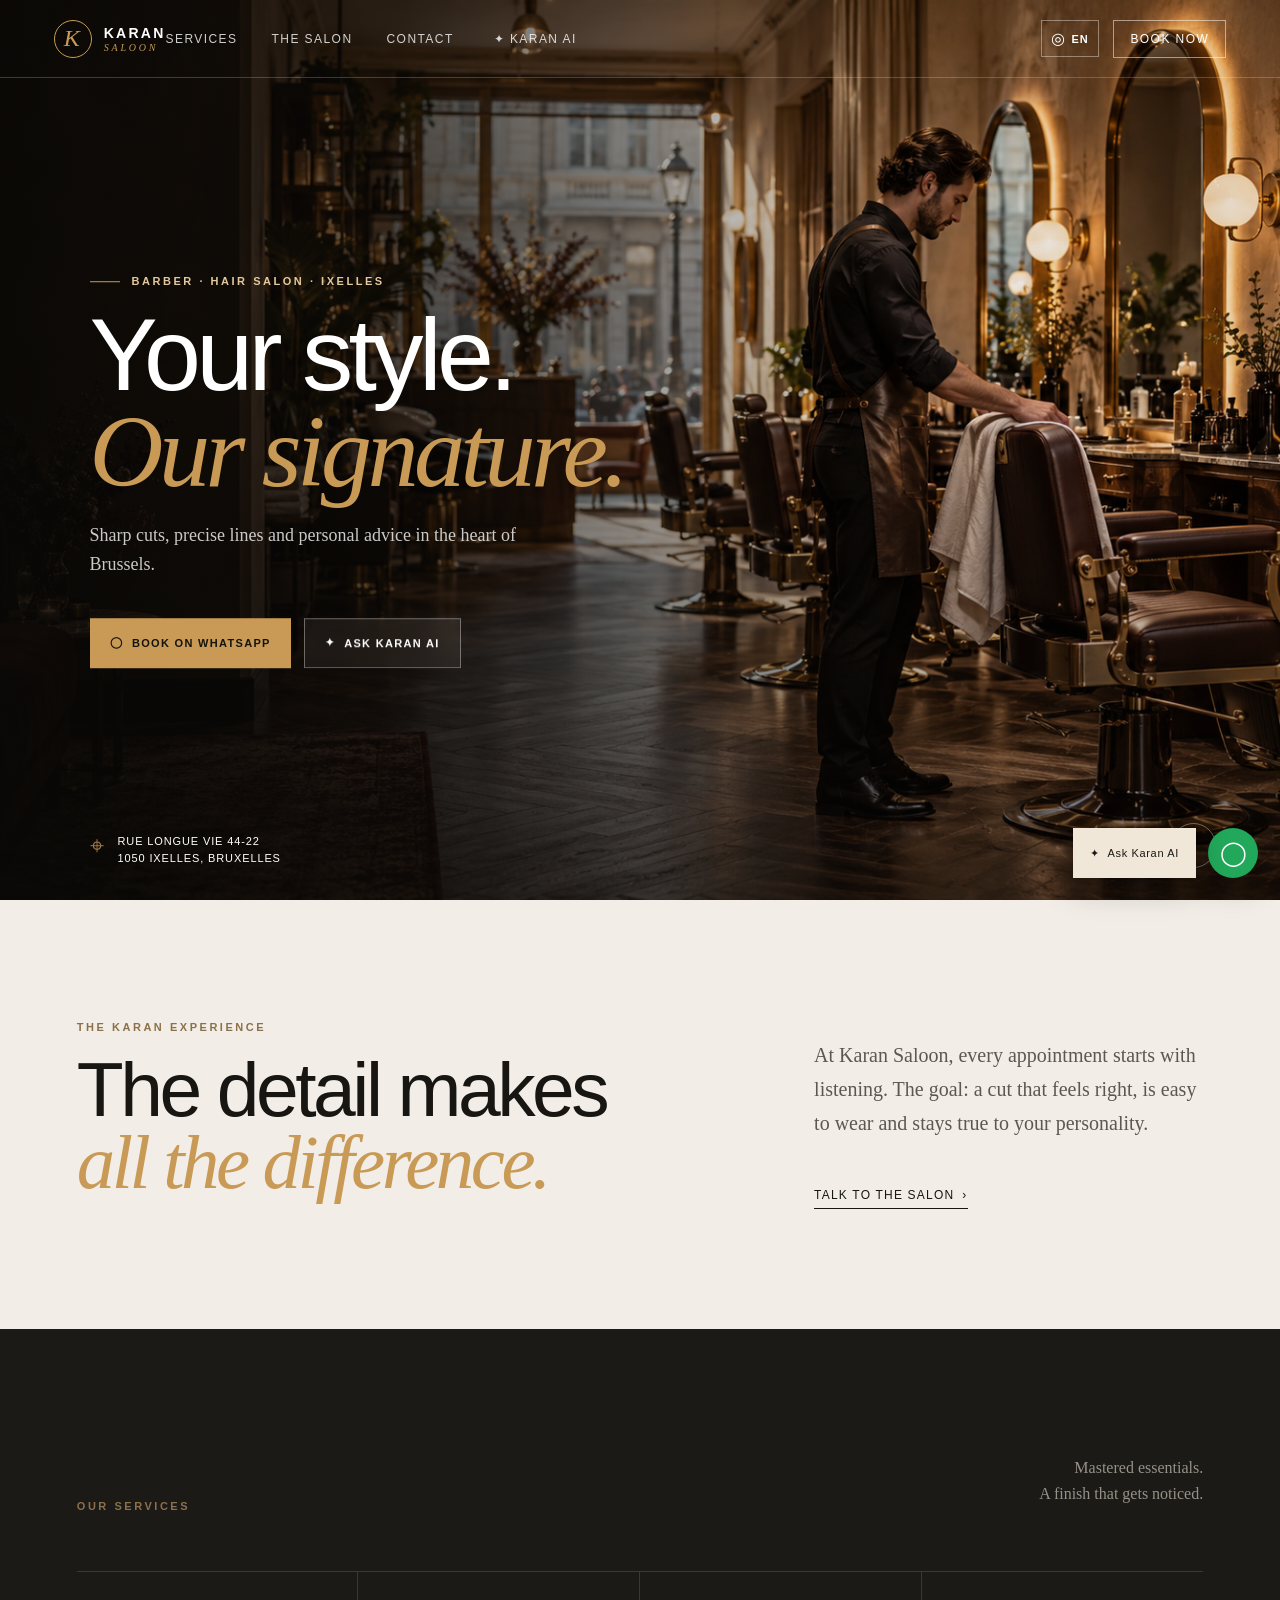
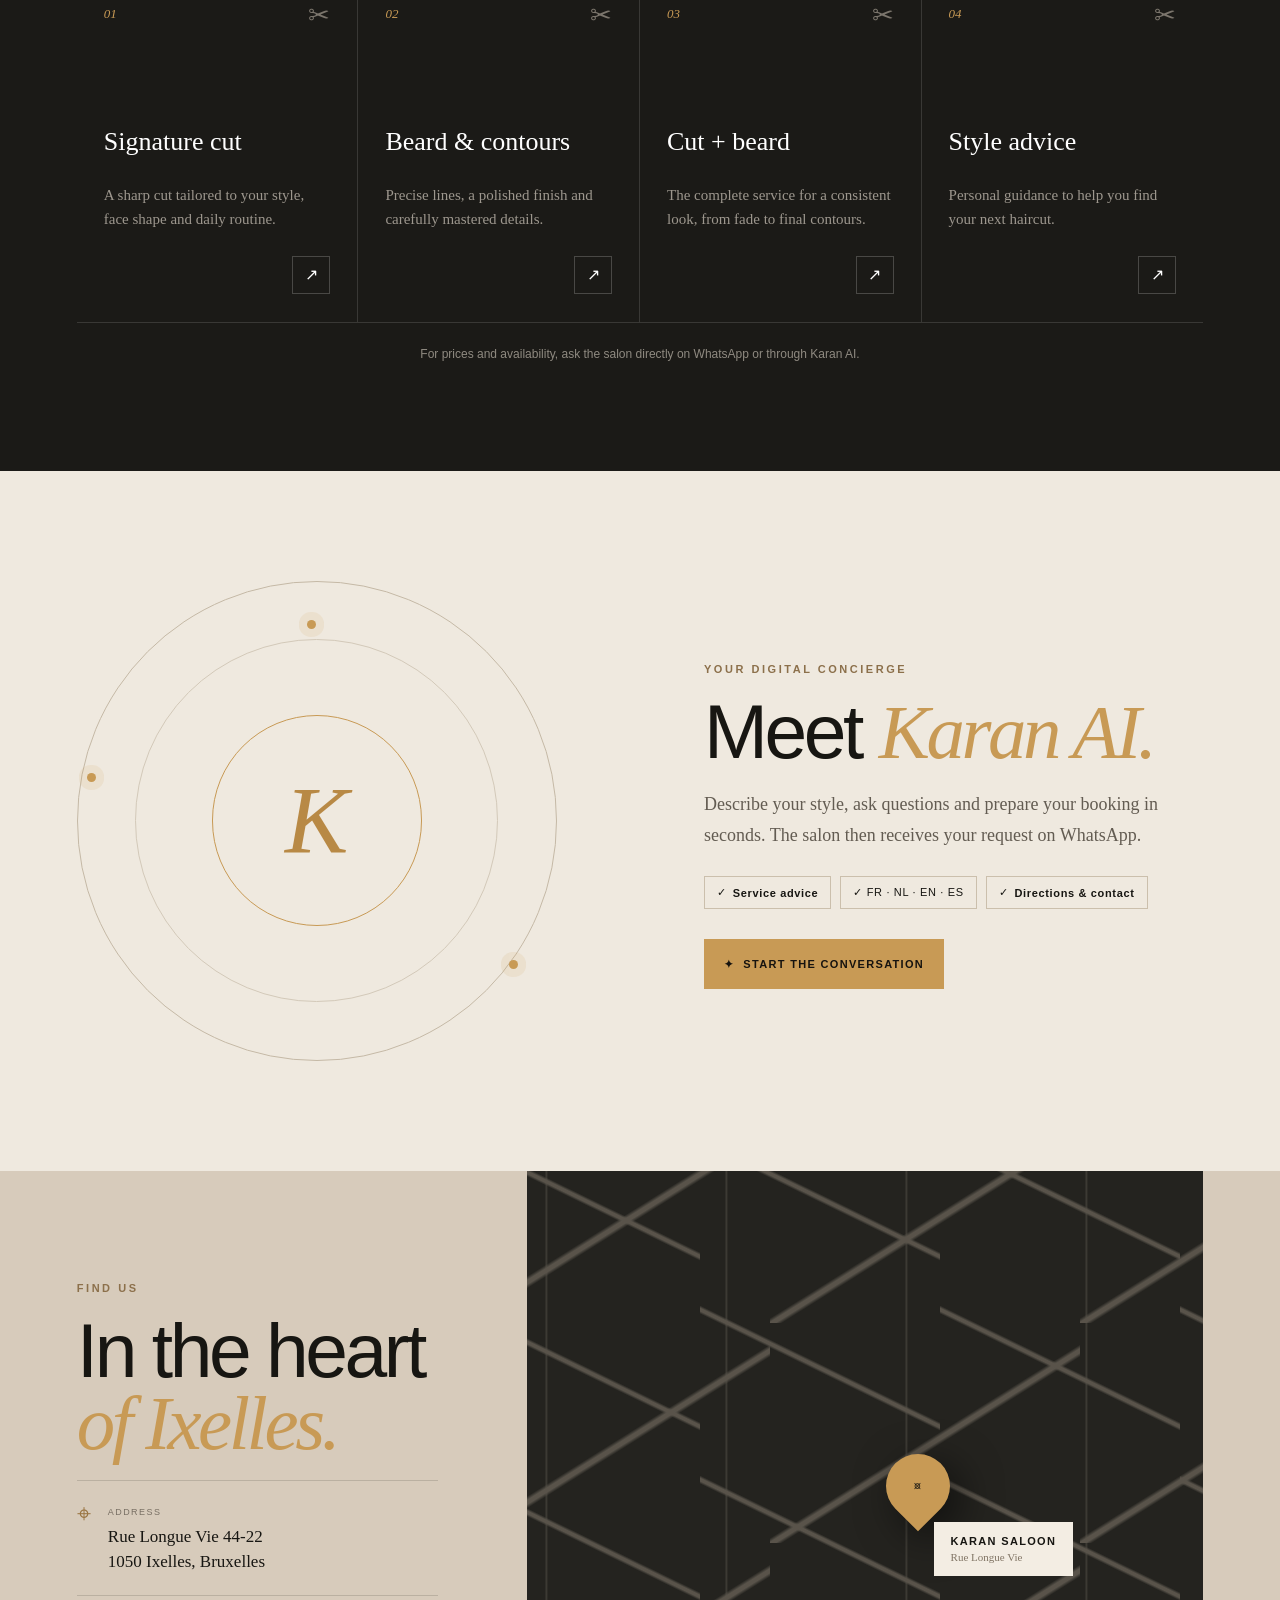
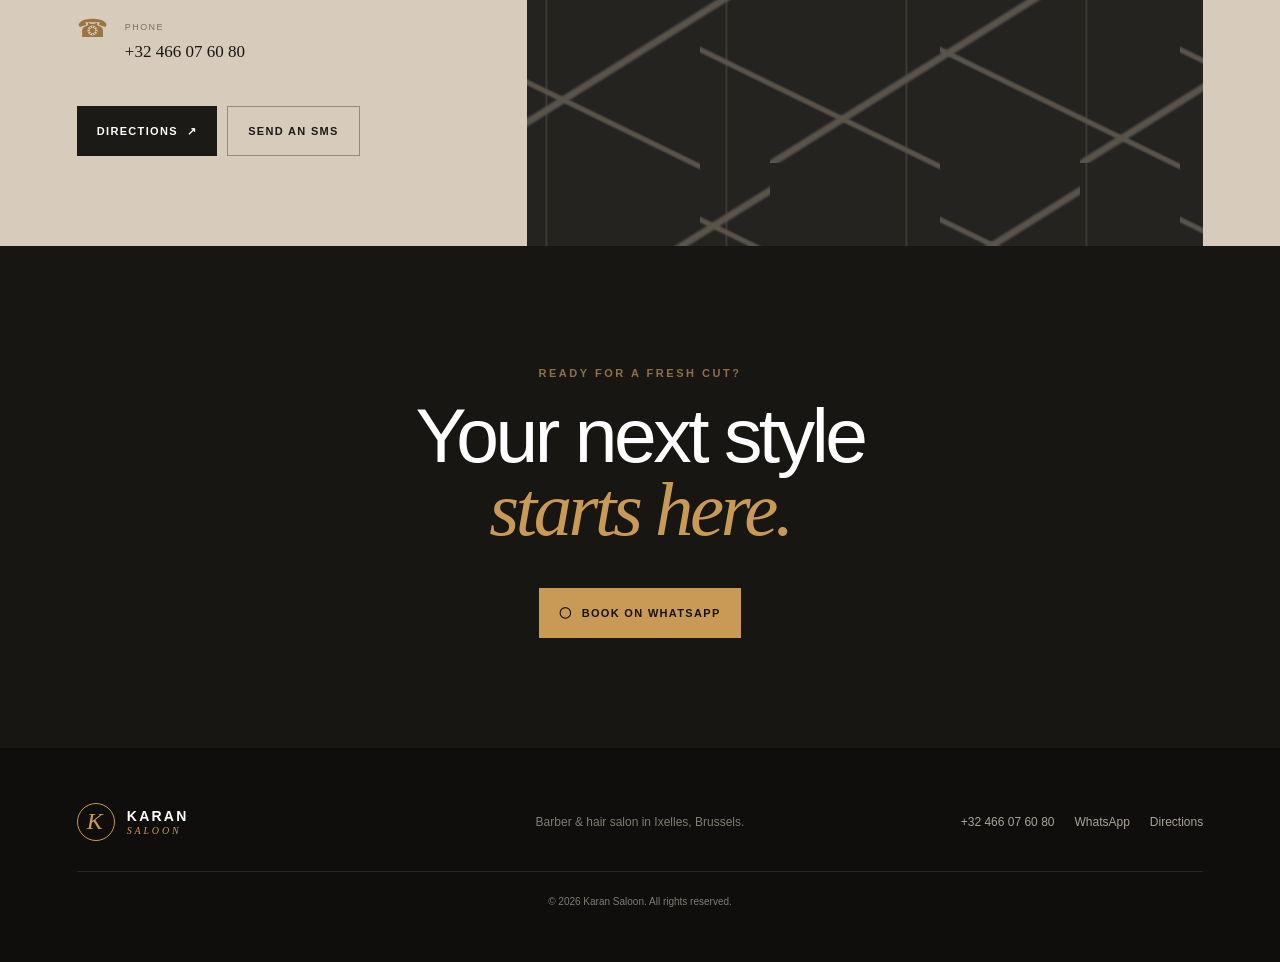
<file: docs/index.html>
<!doctype html>
<html lang="en-BE">
<head>
  <meta charset="utf-8">
  <meta name="viewport" content="width=device-width,initial-scale=1">
  <title>Karan Saloon | Barber & Hair Salon in Ixelles, Brussels</title>
  <meta name="description" content="Karan Saloon, barber and hair salon in Ixelles, Brussels. Haircuts, beard styling and personal advice. Book by WhatsApp.">
  <meta name="robots" content="index,follow,max-image-preview:large">
  <link rel="canonical" href="https://amitesh2022.github.io/karan-style-brussels/">
  <link rel="icon" href="favicon.svg">
  <meta property="og:title" content="Karan Saloon — Barber & Hair Salon in Ixelles">
  <meta property="og:description" content="Your style, our signature. Book your next cut in Brussels.">
  <meta property="og:image" content="https://amitesh2022.github.io/karan-style-brussels/assets/karan-saloon-interior.png">
  <meta property="og:url" content="https://amitesh2022.github.io/karan-style-brussels/">
  <link rel="stylesheet" href="styles.css">
  <script type="application/ld+json">{"@context":"https://schema.org","@type":"HairSalon","name":"Karan Saloon","url":"https://amitesh2022.github.io/karan-style-brussels/","image":"https://amitesh2022.github.io/karan-style-brussels/assets/karan-saloon-interior.png","telephone":"+32466076080","address":{"@type":"PostalAddress","streetAddress":"Rue Longue Vie 44-22","postalCode":"1050","addressLocality":"Ixelles","addressCountry":"BE"},"areaServed":["Ixelles","Brussels","Elsene","Bruxelles"]}</script>
</head>
<body>
  <main>
    <header class="site-header">
      <a class="brand" href="#top"><span class="brand-mark">K</span><span>KARAN <i>SALOON</i></span></a>
      <nav class="nav-links" id="nav"><a href="#services" data-t="servicesNav">Services</a><a href="#experience" data-t="salonNav">The salon</a><a href="#contact" data-t="contactNav">Contact</a><button class="nav-ai open-chat">✦ Karan AI</button></nav>
      <label class="language-picker"><span>◎</span><select id="language" aria-label="Language"><option value="en">EN</option><option value="fr">FR</option><option value="nl">NL</option><option value="es">ES</option></select></label>
      <a class="header-cta whatsapp" href="#" data-t="book">Book now</a><button class="menu-button" id="menu" aria-label="Open menu">☰</button>
    </header>

    <section class="hero" id="top">
      <img class="hero-image" src="assets/karan-saloon-interior.png" alt="Elegant men's hair salon in Brussels">
      <div class="hero-shade"></div>
      <div class="hero-copy"><p class="eyebrow"><span></span><b data-t="eyebrow">BARBER · HAIR SALON · IXELLES</b></p><h1><span data-t="heroA">Your style.</span><br><em data-t="heroB">Our signature.</em></h1><p class="hero-intro" data-t="heroText">Sharp cuts, precise lines and personal advice in the heart of Brussels.</p><div class="hero-actions"><a class="button gold whatsapp" href="#">◯ <span data-t="whatsapp">Book on WhatsApp</span></a><button class="button ghost open-chat">✦ <span data-t="askAi">Ask Karan AI</span></button></div></div>
      <div class="hero-meta"><div><span class="icon">⌖</span><span>Rue Longue Vie 44-22<br>1050 Ixelles, Bruxelles</span></div><a href="#services">↓</a></div>
    </section>

    <section class="intro section-pad" id="experience"><div><p class="section-label" data-t="experience">THE KARAN EXPERIENCE</p><h2><span data-t="detailA">The detail makes</span><br><em data-t="detailB">all the difference.</em></h2></div><div class="intro-copy"><p data-t="intro">At Karan Saloon, every appointment starts with listening. The goal: a cut that feels right, is easy to wear and stays true to your personality.</p><a class="whatsapp" href="#"><span data-t="talk">Talk to the salon</span> ›</a></div></section>

    <section class="services section-pad" id="services"><div class="services-head"><p class="section-label" data-t="serviceLabel">OUR SERVICES</p><p><span data-t="serviceLeadA">Mastered essentials.</span><br><span data-t="serviceLeadB">A finish that gets noticed.</span></p></div><div class="service-grid" id="serviceGrid"></div><p class="price-note" data-t="priceNote">For prices and availability, ask the salon directly on WhatsApp or through Karan AI.</p></section>

    <section class="ai-section section-pad"><div class="ai-orbit" aria-hidden="true"><span>K</span><i></i><i></i><i></i></div><div class="ai-copy"><p class="section-label" data-t="aiLabel">YOUR DIGITAL CONCIERGE</p><h2><span data-t="aiTitle">Meet</span> <em>Karan AI.</em></h2><p data-t="aiText">Describe your style, ask questions and prepare your booking in seconds. The salon then receives your request on WhatsApp.</p><div class="ai-points"><span>✓ <b data-t="advice">Service advice</b></span><span>✓ FR · NL · EN · ES</span><span>✓ <b data-t="access">Directions & contact</b></span></div><button class="button gold open-chat">✦ <span data-t="start">Start the conversation</span></button></div></section>

    <section class="location section-pad" id="contact"><div class="location-card"><p class="section-label" data-t="find">FIND US</p><h2><span data-t="heartA">In the heart</span><br><em data-t="heartB">of Ixelles.</em></h2><div class="contact-row"><span class="icon">⌖</span><div><small data-t="address">ADDRESS</small><p>Rue Longue Vie 44-22<br>1050 Ixelles, Bruxelles</p></div></div><div class="contact-row"><span class="icon">☎</span><div><small data-t="phone">PHONE</small><a href="tel:+32466076080">+32 466 07 60 80</a></div></div><div class="contact-actions"><a class="button dark" href="https://www.google.com/maps/search/?api=1&query=Rue%20Longue%20Vie%2044-22%2C%201050%20Ixelles%2C%20Belgium" target="_blank"><span data-t="directions">Directions</span> ↗</a><a class="button outline" href="sms:+32466076080" data-t="sms">Send an SMS</a></div></div><a class="map-panel" href="https://www.google.com/maps/search/?api=1&query=Rue%20Longue%20Vie%2044-22%2C%201050%20Ixelles%2C%20Belgium" target="_blank"><div class="street-grid"></div><span class="map-pin">⌖</span><span class="map-label">KARAN SALOON<small>Rue Longue Vie</small></span></a></section>

    <section class="final-cta section-pad"><p class="section-label" data-t="ready">READY FOR A FRESH CUT?</p><h2><span data-t="nextA">Your next style</span><br><em data-t="nextB">starts here.</em></h2><a class="button gold whatsapp" href="#">◯ <span data-t="whatsapp">Book on WhatsApp</span></a></section>
    <footer><a class="brand footer-brand" href="#top"><span class="brand-mark">K</span><span>KARAN <i>SALOON</i></span></a><p data-t="footer">Barber & hair salon in Ixelles, Brussels.</p><div><a href="tel:+32466076080">+32 466 07 60 80</a><a class="whatsapp" href="#">WhatsApp</a><a href="https://www.google.com/maps/search/?api=1&query=Rue%20Longue%20Vie%2044-22%2C%201050%20Ixelles%2C%20Belgium" target="_blank" data-t="directions">Directions</a></div><small>© 2026 Karan Saloon. <span data-t="rights">All rights reserved.</span></small></footer>

    <a class="whatsapp-float whatsapp" href="#" aria-label="WhatsApp">◯</a><button class="ai-float open-chat">✦ <span data-t="askAi">Ask Karan AI</span></button>
    <aside class="chat-panel" id="chat" hidden><div class="chat-head"><div class="chat-avatar">✦</div><div><strong>Karan AI</strong><span>● <b data-t="online">Assistant online</b></span></div><button id="closeChat" aria-label="Close">×</button></div><div class="chat-messages" id="messages"></div><div class="quick-questions" id="quick"></div><form class="chat-form" id="chatForm"><input id="chatInput" data-placeholder="placeholder" placeholder="Type your question…"><button type="submit">➤</button></form><a class="chat-whatsapp whatsapp" href="#">◯ <span data-t="human">Continue with a person on WhatsApp</span></a></aside>
  </main>
  <script src="app.js"></script>
</body>
</html>
</file>
<file: docs/styles.css>
:root { --ink:#171612; --paper:#f2eee7; --warm:#e7dfd2; --gold:#c89a55; --line:rgba(23,22,18,.16); }
* { box-sizing:border-box; }
html { scroll-behavior:smooth; }
body { margin:0; background:var(--paper); color:var(--ink); font-family:Arial, Helvetica, sans-serif; }
button, input { font:inherit; }
button, a { -webkit-tap-highlight-color:transparent; }
a { color:inherit; text-decoration:none; }
em { font-family:Georgia, "Times New Roman", serif; font-weight:400; }
.section-pad { padding:110px max(6vw,28px); }
.site-header { height:78px; padding:0 max(4.2vw,22px); position:absolute; inset:0 0 auto; z-index:20; display:flex; align-items:center; justify-content:space-between; border-bottom:1px solid rgba(255,255,255,.2); color:white; }
.brand { display:flex; align-items:center; gap:12px; font-size:14px; letter-spacing:.16em; font-weight:800; }
.brand i { display:block; font:italic 10px Georgia,serif; letter-spacing:.28em; color:var(--gold); margin-top:1px; }
.brand-mark { width:38px; height:38px; border:1px solid var(--gold); border-radius:50%; display:grid; place-items:center; color:var(--gold); font:italic 24px Georgia,serif; }
.nav-links { display:flex; align-items:center; gap:34px; font-size:12px; text-transform:uppercase; letter-spacing:.12em; }
.nav-links a, .nav-ai { opacity:.8; transition:.2s; }
.nav-links a:hover, .nav-ai:hover { opacity:1; color:#f0c98e; }
.nav-ai { background:none; color:white; border:0; display:flex; align-items:center; gap:6px; cursor:pointer; text-transform:uppercase; letter-spacing:.12em; }
.language-picker { margin-left:auto; margin-right:14px; display:flex; align-items:center; gap:6px; border:1px solid rgba(255,255,255,.38); padding:8px 9px; color:#fff; }
.language-picker select { appearance:none; border:0; outline:0; background:transparent; color:#fff; cursor:pointer; font-size:11px; font-weight:700; letter-spacing:.09em; }
.language-picker option { color:#171612; background:#f2eee7; }
.header-cta { display:flex; align-items:center; gap:12px; border:1px solid rgba(255,255,255,.5); padding:11px 16px; font-size:12px; letter-spacing:.12em; text-transform:uppercase; }
.menu-button { display:none; background:none; border:0; color:white; }
.hero { min-height:760px; height:100vh; position:relative; overflow:hidden; color:white; }
.hero-image { position:absolute; inset:0; width:100%; height:100%; object-fit:cover; }
.hero-shade { position:absolute; inset:0; background:linear-gradient(90deg,rgba(9,8,6,.9) 0%,rgba(9,8,6,.62) 33%,rgba(9,8,6,.08) 72%),linear-gradient(0deg,rgba(7,6,5,.55),transparent 50%); }
.hero-copy { position:absolute; left:max(7vw,30px); top:50%; transform:translateY(-46%); max-width:670px; }
.eyebrow,.section-label { letter-spacing:.23em; font-size:11px; font-weight:700; }
.eyebrow { color:#e5c99e; display:flex; align-items:center; gap:12px; }
.eyebrow span { width:30px; height:1px; background:var(--gold); }
h1,h2 { margin:20px 0; font-family:Arial,sans-serif; font-weight:300; letter-spacing:-.045em; line-height:.94; }
h1 { font-size:clamp(62px,8vw,118px); }
h1 em,h2 em { color:var(--gold); }
.hero-intro { font:18px/1.65 Georgia,serif; color:rgba(255,255,255,.78); max-width:490px; }
.hero-actions { display:flex; gap:13px; margin-top:38px; flex-wrap:wrap; }
.button { min-height:50px; padding:0 20px; display:inline-flex; align-items:center; justify-content:center; gap:9px; border:0; cursor:pointer; font-size:11px; text-transform:uppercase; letter-spacing:.12em; font-weight:700; transition:transform .2s, background .2s; }
.button:hover { transform:translateY(-2px); }
.gold { background:var(--gold); color:#16130f; }
.ghost { background:rgba(255,255,255,.06); color:white; border:1px solid rgba(255,255,255,.35); backdrop-filter:blur(10px); }
.hero-meta { position:absolute; left:max(7vw,30px); right:max(5vw,24px); bottom:32px; display:flex; align-items:end; justify-content:space-between; }
.hero-meta>div { display:flex; gap:13px; font-size:11px; line-height:1.6; letter-spacing:.08em; text-transform:uppercase; }
.hero-meta>a { border:1px solid rgba(255,255,255,.35); width:45px; height:45px; border-radius:50%; display:grid; place-items:center; }
.intro { display:grid; grid-template-columns:1.2fr .8fr; align-items:end; gap:12vw; background:var(--paper); }
.section-label { color:#8c704b; }
h2 { font-size:clamp(48px,6vw,86px); }
.intro-copy { padding-bottom:10px; max-width:470px; }
.intro-copy p { font:20px/1.7 Georgia,serif; color:#5d584f; }
.intro-copy a { margin-top:28px; display:inline-flex; align-items:center; gap:8px; padding-bottom:6px; border-bottom:1px solid; font-size:12px; letter-spacing:.1em; text-transform:uppercase; }
.services { background:#1b1a17; color:white; }
.services-head { display:flex; justify-content:space-between; align-items:end; margin-bottom:48px; }
.services-head>p:last-child { color:#979187; font:16px/1.6 Georgia,serif; text-align:right; }
.service-grid { display:grid; grid-template-columns:repeat(4,1fr); border-top:1px solid rgba(255,255,255,.13); border-bottom:1px solid rgba(255,255,255,.13); }
.service-card { min-height:350px; position:relative; padding:32px 27px; border-right:1px solid rgba(255,255,255,.13); transition:.25s; }
.service-card:last-child { border:0; }
.service-card:hover { background:#24221d; }
.service-card>span { font:italic 13px Georgia,serif; color:var(--gold); }
.service-card>svg { position:absolute; top:32px; right:27px; color:#7b756c; }
.service-card h3 { font:26px Georgia,serif; margin-top:105px; }
.service-card p { color:#9d978e; font:15px/1.65 Georgia,serif; }
.service-card a { position:absolute; bottom:28px; right:27px; width:38px; height:38px; border:1px solid rgba(255,255,255,.2); display:grid; place-items:center; }
.price-note { margin:24px 0 0; text-align:center; color:#8f8a81; font-size:12px; }
.ai-section { min-height:650px; background:#efe9df; display:grid; grid-template-columns:1fr 1fr; align-items:center; gap:10vw; overflow:hidden; }
.ai-orbit { width:min(38vw,480px); aspect-ratio:1; border:1px solid #c5b9a6; border-radius:50%; position:relative; display:grid; place-items:center; }
.ai-orbit:before,.ai-orbit:after { content:""; position:absolute; inset:12%; border:1px solid #d3c9b9; border-radius:50%; }
.ai-orbit:after { inset:28%; border-color:var(--gold); }
.ai-orbit span { position:relative; z-index:2; font:italic 95px Georgia,serif; color:#b88945; }
.ai-orbit i { position:absolute; width:9px; height:9px; background:var(--gold); border-radius:50%; box-shadow:0 0 0 8px rgba(200,154,85,.12); }
.ai-orbit i:nth-of-type(1){top:8%;left:48%}.ai-orbit i:nth-of-type(2){bottom:19%;right:8%}.ai-orbit i:nth-of-type(3){top:40%;left:2%}
.ai-copy>p:not(.section-label) { max-width:570px; font:18px/1.7 Georgia,serif; color:#635c52; }
.ai-points { display:flex; flex-wrap:wrap; gap:9px; margin:26px 0 30px; }
.ai-points span { border:1px solid #cbbfac; padding:9px 12px; font-size:11px; letter-spacing:.06em; display:flex; gap:6px; align-items:center; }
.location { display:grid; grid-template-columns:.8fr 1.2fr; min-height:650px; padding-top:0; padding-bottom:0; background:#d7cbbb; }
.location-card { padding:100px 7vw 90px 0; }
.contact-row { display:flex; gap:17px; padding:20px 0; border-top:1px solid rgba(23,22,18,.15); }
.contact-row svg { color:#9a7542; }
.contact-row small { font-size:9px; letter-spacing:.16em; color:#786f63; }
.contact-row p,.contact-row a { font:17px/1.5 Georgia,serif; display:block; margin:5px 0 0; }
.contact-actions { display:flex; gap:10px; margin-top:22px; }
.dark { background:#1b1a17; color:white; }
.outline { border:1px solid #968978; background:transparent; color:#1b1a17; }
.map-panel { position:relative; overflow:hidden; min-height:650px; background:#24231f; }
.street-grid { position:absolute; inset:-10%; opacity:.35; background:linear-gradient(26deg,transparent 45%,#bbae9c 46%,#bbae9c 47%,transparent 48%),linear-gradient(-32deg,transparent 45%,#bbae9c 46%,#bbae9c 47%,transparent 48%),linear-gradient(90deg,transparent 47%,#6e695f 48%,transparent 49%); background-size:240px 170px,310px 220px,180px 100%; }
.map-pin { position:absolute; left:53%; top:42%; background:var(--gold); color:#171612; border-radius:50% 50% 50% 0; transform:rotate(-45deg); width:64px; height:64px; display:grid; place-items:center; box-shadow:0 15px 40px #0008; }
.map-pin svg { transform:rotate(45deg); }
.map-label { position:absolute; left:calc(53% + 48px); top:52%; background:#f3ede3; padding:13px 17px; font-size:11px; letter-spacing:.12em; font-weight:700; }
.map-label small { display:block; margin-top:4px; color:#817565; font:11px Georgia,serif; letter-spacing:0; }
.final-cta { text-align:center; background:#171612; color:white; }
.final-cta h2 { margin-bottom:42px; }
footer { padding:55px max(6vw,28px); background:#0f0e0c; color:#817c74; display:grid; grid-template-columns:1fr 1fr 1fr; align-items:center; gap:30px; font-size:12px; }
.footer-brand { color:white; }
footer>p { text-align:center; }
footer>div { display:flex; justify-content:flex-end; gap:20px; color:#aaa49a; }
footer small { grid-column:1/-1; text-align:center; border-top:1px solid #292722; padding-top:24px; }
.whatsapp-float,.ai-float { position:fixed; z-index:30; bottom:22px; height:50px; box-shadow:0 10px 32px #0004; }
.whatsapp-float { right:22px; width:50px; border-radius:50%; display:grid; place-items:center; color:white; background:#22a85a; }
.ai-float { right:84px; padding:0 17px; border:0; display:flex; align-items:center; gap:8px; background:#f0e7d8; color:#1c1a16; cursor:pointer; font-size:11px; letter-spacing:.06em; }
.chat-panel { position:fixed; z-index:50; right:22px; bottom:84px; width:min(390px,calc(100vw - 28px)); height:570px; background:#f6f1e9; box-shadow:0 26px 80px #0006; display:flex; flex-direction:column; border:1px solid #d2c6b4; }
.chat-head { background:#1b1915; color:white; padding:16px; display:flex; align-items:center; gap:11px; }
.chat-avatar { width:38px; height:38px; border-radius:50%; background:var(--gold); color:#171612; display:grid; place-items:center; }
.chat-head>div:nth-child(2) { display:flex; flex-direction:column; gap:3px; }
.chat-head strong { font:18px Georgia,serif; }
.chat-head span { font-size:10px; color:#bdb6aa; }
.chat-head span i { display:inline-block; width:6px; height:6px; background:#4ed47a; border-radius:50%; margin-right:4px; }
.chat-head>button { margin-left:auto; background:none; border:0; color:white; cursor:pointer; }
.chat-messages { padding:18px; flex:1; overflow:auto; display:flex; flex-direction:column; gap:10px; }
.chat-messages p { max-width:84%; margin:0; padding:11px 13px; font:14px/1.48 Georgia,serif; white-space:pre-wrap; overflow-wrap:anywhere; }
.chat-messages .assistant { background:white; align-self:flex-start; border:1px solid #e5ddd0; }
.chat-messages .user { background:#b88a48; color:white; align-self:flex-end; }
.typing i { display:inline-block; width:5px; height:5px; margin:0 2px; border-radius:50%; background:#a99b86; }
.quick-questions { padding:0 14px 10px; display:flex; gap:5px; flex-wrap:wrap; }
.quick-questions button { background:transparent; border:1px solid #c7bba9; color:#5f5548; padding:7px 9px; font-size:10px; cursor:pointer; }
.chat-form { display:flex; gap:8px; padding:11px; border-top:1px solid #ddd3c4; }
.chat-form input { flex:1; border:1px solid #d4c8b7; background:white; padding:11px; outline:none; min-width:0; }
.chat-form button { width:42px; border:0; background:#1b1915; color:white; cursor:pointer; }
.chat-whatsapp { padding:10px; text-align:center; background:#e6ded2; font-size:10px; display:flex; align-items:center; justify-content:center; gap:7px; }

@media (max-width:900px) {
  .nav-links { display:none; position:absolute; top:78px; left:0; right:0; background:#171612; padding:28px; flex-direction:column; align-items:flex-start; }
  .nav-links.open { display:flex; }
  .menu-button { display:block; }
  .header-cta { margin-left:auto; margin-right:12px; }
  .language-picker { margin-left:auto; }
  .hero { min-height:700px; }
  .hero-shade { background:linear-gradient(90deg,rgba(9,8,6,.86),rgba(9,8,6,.22)),linear-gradient(0deg,rgba(7,6,5,.68),transparent 60%); }
  .intro,.ai-section { grid-template-columns:1fr; gap:55px; }
  .service-grid { grid-template-columns:repeat(2,1fr); }
  .service-card:nth-child(2) { border-right:0; }
  .service-card:nth-child(-n+2) { border-bottom:1px solid rgba(255,255,255,.13); }
  .ai-orbit { width:min(75vw,450px); margin:auto; }
  .location { grid-template-columns:1fr; padding-left:0; padding-right:0; }
  .location-card { padding:85px 8vw; }
  .map-panel { min-height:420px; }
  footer { grid-template-columns:1fr; text-align:center; }
  footer>p,footer>div { text-align:center; justify-content:center; }
}
@media (max-width:560px) {
  .section-pad { padding:78px 22px; }
  .site-header { height:68px; }
  .brand { font-size:12px; }
  .brand-mark { width:32px; height:32px; font-size:20px; }
  .header-cta { display:none; }
  .language-picker { margin-right:10px; }
  .nav-links { top:68px; }
  .hero-copy { left:22px; right:22px; top:46%; }
  h1 { font-size:58px; }
  .hero-intro { font-size:16px; }
  .hero-actions .button { width:100%; }
  .hero-meta { left:22px; right:22px; }
  .intro { align-items:start; }
  .intro-copy p { font-size:18px; }
  .services-head { align-items:start; flex-direction:column; gap:20px; }
  .services-head>p:last-child { text-align:left; }
  .service-grid { grid-template-columns:1fr; }
  .service-card { border-right:0; border-bottom:1px solid rgba(255,255,255,.13); min-height:300px; }
  .service-card:nth-child(3) { border-bottom:1px solid rgba(255,255,255,.13); }
  .ai-section { gap:45px; }
  .location { padding:0; }
  .location-card { padding:75px 22px; }
  .contact-actions { flex-direction:column; }
  .map-panel { min-height:340px; }
  .final-cta { padding-bottom:110px; }
  footer>div { flex-direction:column; gap:8px; }
  .ai-float span { display:none; }
  .ai-float { width:50px; padding:0; justify-content:center; right:82px; }
  .chat-panel { right:14px; bottom:78px; height:min(570px,calc(100vh - 95px)); }
}
@media (prefers-reduced-motion:reduce) { html { scroll-behavior:auto; } * { transition:none!important; } }

/* Static GitHub Pages build */
[hidden] { display:none!important; }
.icon { color:#9a7542; font-size:25px; line-height:1; }
.service-icon { position:absolute; top:28px; right:27px; color:#7b756c; font-size:26px; font-weight:400; }
.whatsapp-float { font-size:24px; }
.chat-head span { display:block; }
.chat-head span b { font-weight:400; }
</file>
